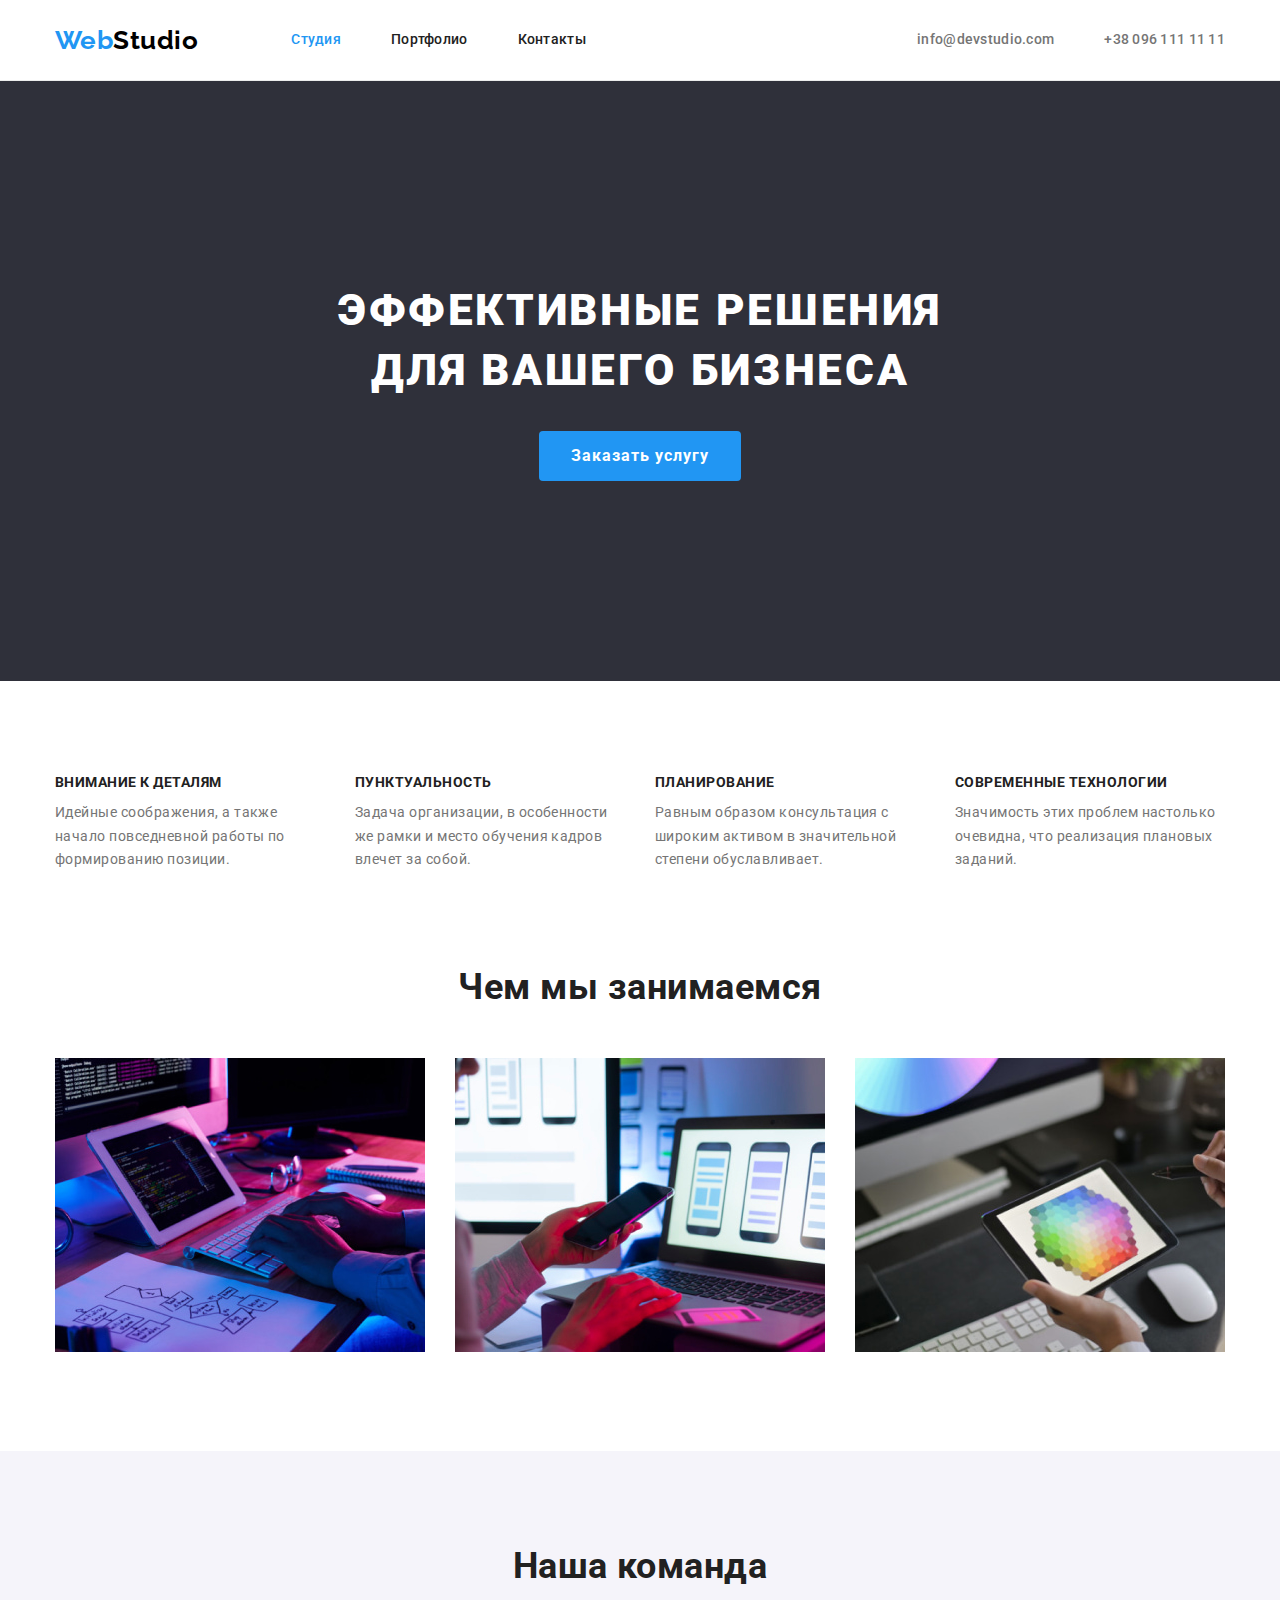
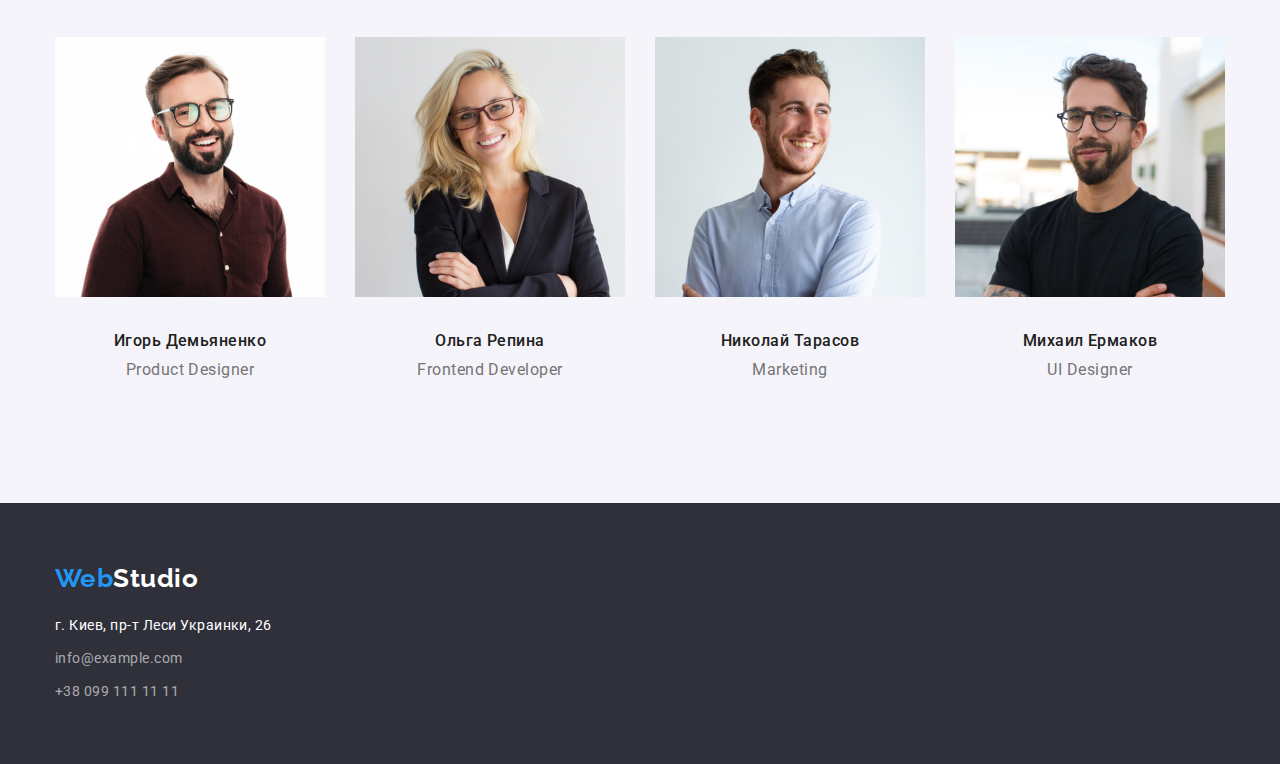
<file: index.html>
<!DOCTYPE html>
<html lang="ru">

<head>
  <meta charset="UTF-8" />
  <meta http-equiv="X-UA-Compatible" content="IE=edge" />
  <meta name="viewport" content="width=device-width, initial-scale=1.0" />
  <title>WebStudio</title>
  <link href="https://fonts.googleapis.com/css2?family=Raleway:wght@700&family=Roboto:wght@400;500;700;900&display=swap"
    rel="stylesheet" />
  <link rel="stylesheet"
    href="https://cdnjs.cloudflare.com/ajax/libs/modern-normalize/1.1.0/modern-normalize.min.css" />
  <link rel="stylesheet" href="./css/styles.css" />
</head>

<body>
  <!-- Верхняя линия -->
  <header class="header">
    <div class="container main-nav">
      <a href="./index.html" class="logo"><span class="web-logo">Web</span>Studio</a>
      <nav class="header-nav">
        <ul class="site-nav list">
          <li class="item"><a href="./index.html" class="link current">Студия</a></li>
          <li class="item"><a href="./portfolio.html" class="link">Портфолио</a></li>
          <li class="item"><a href="" class="link">Контакты</a></li>
        </ul>
      </nav>
      <ul class="auth-nav list">
        <li class="item"><a href="mailto:info@devstudio.com" class="auth">info@devstudio.com</a></li>
        <li class="item"><a href="tel:+380961111111" class="auth">+38 096 111 11 11</a></li>
      </ul>
    </div>
  </header>

  <main>
    <!-- Шапка -->

    <section class="hero">
      <div class="container">
        <h1 class="hero-title">
          Эффективные решения <br />
          для вашего бизнеса
        </h1>
        <button type="button" class="hero-button">Заказать услугу</button>
      </div>
    </section>

    <!-- Особенности -->

    <section class="section">
      <div class="container">
        <h2 class="section-title feature">Преимущества веб-студии</h2>
        <ul class="feature-list list">
          <li class="item">
            <h3 class="title">Внимание к деталям</h3>
            <p class="text">
              Идейные соображения, а также начало повседневной работы по формированию позиции.
            </p>
          </li>
          <li class="item">
            <h3 class="title">Пунктуальность</h3>
            <p class="text">
              Задача организации, в особенности же рамки и место обучения кадров влечет за собой.
            </p>
          </li>
          <li class="item">
            <h3 class="title">Планирование</h3>
            <p class="text">
              Равным образом консультация с широким активом в значительной степени обуславливает.
            </p>
          </li>
          <li class="item">
            <h3 class="title">Современные технологии</h3>
            <p class="text">
              Значимость этих проблем настолько очевидна, что реализация плановых заданий.
            </p>
          </li>
        </ul>
      </div>
    </section>

    <!-- Чем мы занимаемся -->

    <section class="section work-box">
      <div class="container">
        <h2 class="section-title">Чем мы занимаемся</h2>
        <ul class="work list">
          <li class="item">
            <img src="./images/box1.jpg" alt="Создание сайтов" width="370" height="294" />
          </li>
          <li class="item">
            <img src="./images/box2.jpg" alt="Создание приложений" width="370" height="294" />
          </li>
          <li class="item">
            <img src="./images/box3.jpg" alt="Добавление стилей" width="370" height="294" />
          </li>
        </ul>
      </div>
    </section>

    <!-- Наша команда -->

    <section class="section team-bgr">
      <div class="container">
        <h2 class="section-title">Наша команда</h2>
        <ul class="team list">
          <li class="item">
            <img src="./images/product-designer.jpg" alt="Дизайнер проэкта" width="270" height="260" />
            <div class="team-padding">
              <h3 class="team-title">Игорь Демьяненко</h3>
              <p class="team-text">Product Designer</p>
            </div>
          </li>
          <li class="item">
            <img src="./images/frontend-developer.jpg" alt="Фронтенд-разработчик" width="270" height="260" />
            <div class="team-padding">
              <h3 class="team-title">Ольга Репина</h3>
              <p class="team-text">Frontend Developer</p>
            </div>
          </li>
          <li class="item">
            <img src="./images/marketing.jpg" alt="Маркетинг" width="270" height="260" />
            <div class="team-padding">
              <h3 class="team-title">Николай Тарасов</h3>
              <p class="team-text">Marketing</p>
            </div>
          </li>
          <li class="item">
            <img src="./images/ul-designer.jpg" alt="Дизайнер пользовательского интерфейса" width="270" height="260" />
            <div class="team-padding">
              <h3 class="team-title">Михаил Ермаков</h3>
              <p class="team-text">UI Designer</p>
            </div>
          </li>
        </ul>
      </div>
    </section>
  </main>

  <!-- Подвал -->

  <footer class="footer">
    <div class="container">
      <div class="footer-logo">
        <a href="./index.html" class="logo-footer"><span class="web-footer">Web</span><span
            class="studio-logo">Studio</span></a>
      </div>
      <address class="footer-address">
        <ul class="footer-list list">
          <li class="item">
            <a href="https://www.google.com/maps/place/%D0%B1%D1%83%D0%BB.+%D0%9B%D0%B5%D1%81%D0%B8+%D0%A3%D0%BA%D1%80%D0%B0%D0%B8%D0%BD%D0%BA%D0%B8,+26,+%D0%9A%D0%B8%D0%B5%D0%B2,+02000/@50.4265841,30.5361971,17z/data=!3m1!4b1!4m5!3m4!1s0x40d4cf0e033ecbe9:0x57a4dffefec77da0!8m2!3d50.4265807!4d30.5383858"
              class="address" target="_blank" rel="noopener noreferrer">г. Киев, пр-т Леси Украинки, 26</a>
          </li>
          <li class="item"><a href="mailto:info@example.com" class="mail-tel">info@example.com</a></li>
          <li class="item"><a href="tel:+380991111111" class="mail-tel">+38 099 111 11 11</a></li>
        </ul>
      </address>
    </div>
  </footer>
</body>

</html>
</file>
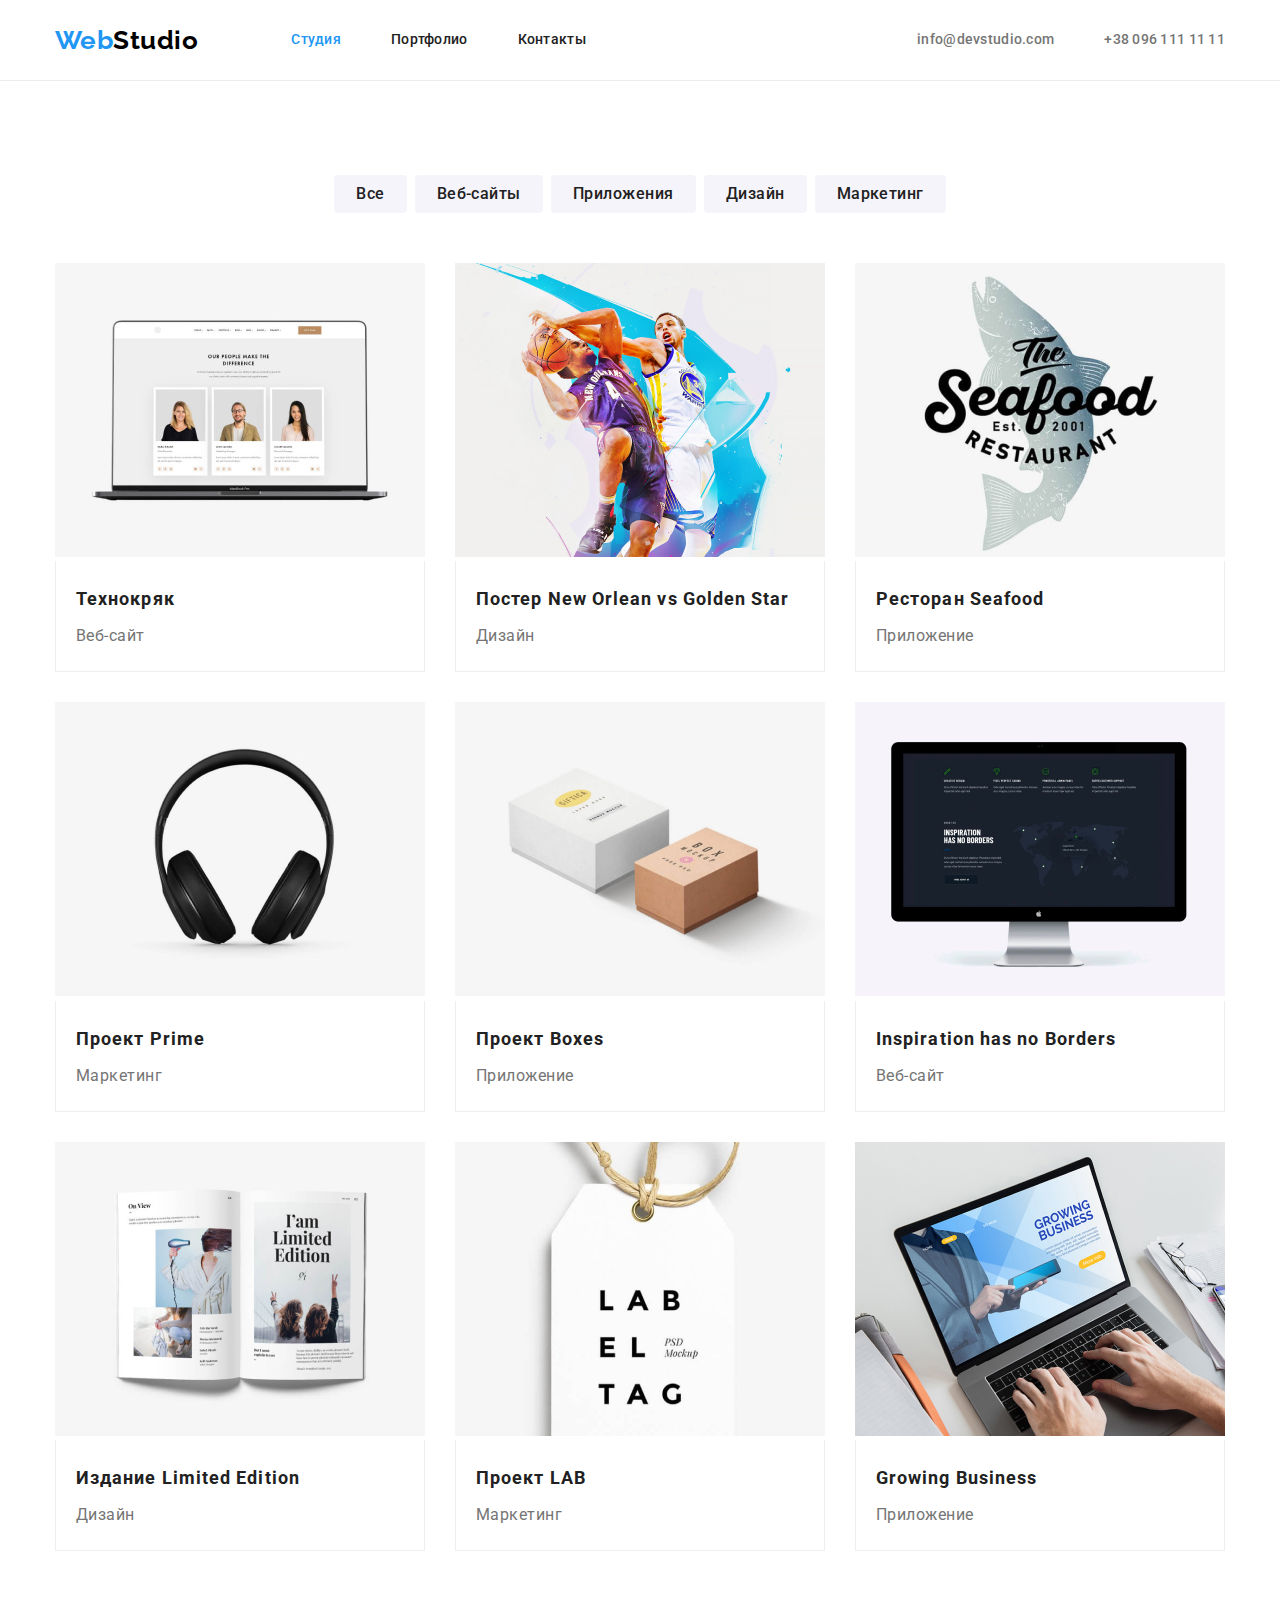
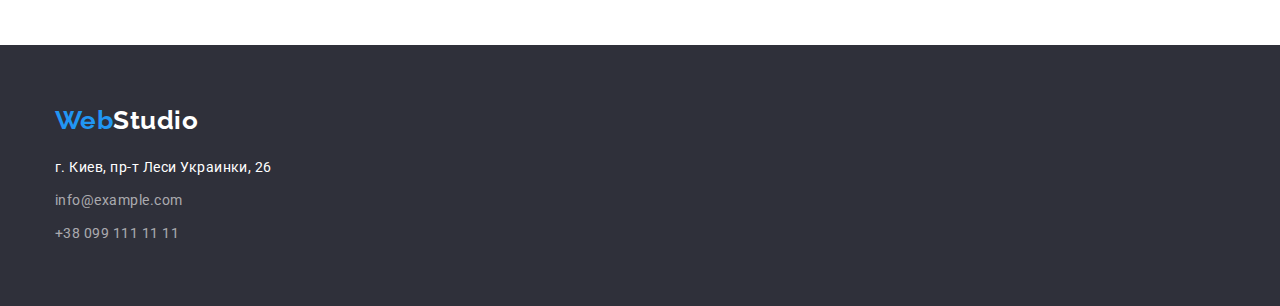
<file: portfolio.html>
<!DOCTYPE html>
<html lang="ru">

<head>
  <meta charset="UTF-8" />
  <meta http-equiv="X-UA-Compatible" content="IE=edge" />
  <meta name="viewport" content="width=device-width, initial-scale=1.0" />
  <title>Portfolio</title>
  <link href="https://fonts.googleapis.com/css2?family=Raleway:wght@700&family=Roboto:wght@400;500;700;900&display=swap"
    rel="stylesheet" />
  <link rel="stylesheet"
    href="https://cdnjs.cloudflare.com/ajax/libs/modern-normalize/1.1.0/modern-normalize.min.css" />
  <link rel="stylesheet" href="./css/styles.css" />
</head>

<body>
  <!-- Верхняя линия -->

  <header class="header">
    <div class="container main-nav">
      <a href="./index.html" class="logo"><span class="web-logo">Web</span>Studio</a>
      <nav class="header-nav">
        <ul class="site-nav list">
          <li class="item"><a href="./index.html" class="link current">Студия</a></li>
          <li class="item"><a href="./portfolio.html" class="link">Портфолио</a></li>
          <li class="item"><a href="" class="link">Контакты</a></li>
        </ul>
      </nav>
      <ul class="auth-nav list">
        <li class="item"><a href="mailto:info@devstudio.com" class="auth">info@devstudio.com</a></li>
        <li class="item"><a href="tel:+380961111111" class="auth">+38 096 111 11 11</a></li>
      </ul>
    </div>
  </header>

  <main>

    <!-- Наши проекты -->
    <section class="section">
      <div class="container">

        <!-- Фильтры -->

        <h1 class="portfolio-hero list">Портфолио</h1>
        <ul class="portfolio-btn list">
          <li class="item"><button type="button" class="button">Все</button></li>
          <li class="item"><button type="button" class="button">Веб-сайты</button></li>
          <li class="item"><button type="button" class="button">Приложения</button></li>
          <li class="item"><button type="button" class="button">Дизайн</button></li>
          <li class="item"><button type="button" class="button">Маркетинг</button></li>
        </ul>

        <!-- Собрание образцов работ -->

        <div class="projects">
          <ul class="projects-list list">
            <li class="item">
              <a href="" class="portfolio-link">
                <img src="./images/port1.jpg" alt="Наши разработчики" width="370" height="294" />
                <div class="portfolio-text">
                  <div class="title-bottom">
                    <h2 class="title-spacing">Технокряк</h2>
                  </div>
                  <p class="section-text">Веб-сайт</p>
                </div>
              </a>
            </li>
            <li class="item">
              <a href="" class="portfolio-link">
                <img src="./images/port2.jpg" alt="Постер для игры в баскетбол" width="370" height="294" />
                <div class="portfolio-text">
                  <div class="title-bottom">
                    <h2 class="title-spacing">Постер New Orlean vs Golden Star</h2>
                  </div>
                  <p class="section-text">Дизайн</p>
                </div>
              </a>
            </li>
            <li class="item">
              <a href="" class="portfolio-link">
                <img src="./images/port3.jpg" alt="Постер для ресторана" width="370" height="294" />
                <div class="portfolio-text">
                  <div class="title-bottom">
                    <h2 class="title-spacing">Ресторан Seafood</h2>
                  </div>
                  <p class="section-text">Приложение</p>
                </div>
              </a>
            </li>
            <li class="item">
              <a href="" class="portfolio-link">
                <img src="./images/port4.jpg" alt="Постер с наушниками" width="370" height="294" />
                <div class="portfolio-text">
                  <div class="title-bottom">
                    <h2 class="title-spacing">Проект Prime</h2>
                  </div>
                  <p class="section-text">Маркетинг</p>
                </div>
              </a>
            </li>
            <li class="item">
              <a href="" class="portfolio-link">
                <img src="./images/port5.jpg" alt="Постер с коробками" width="370" height="294" />
                <div class="portfolio-text">
                  <div class="title-bottom">
                    <h2 class="title-spacing">Проект Boxes</h2>
                  </div>
                  <p class="section-text">Приложение</p>
                </div>
              </a>
            </li>
            <li class="item">
              <a href="" class="portfolio-link">
                <img src="./images/port6.jpg" alt="Постер вдохновение не имеет границ" width="370" height="294" />
                <div class="portfolio-text">
                  <div class="title-bottom">
                    <h2 class="title-spacing">Inspiration has no Borders</h2>
                  </div>
                  <p class="section-text">Веб-сайт</p>
                </div>
              </a>
            </li>
            <li class="item">
              <a href="" class="portfolio-link">
                <img src="./images/port7.jpg" alt="Постер с книгой" width="370" height="294" />
                <div class="portfolio-text">
                  <div class="title-bottom">
                    <h2 class="title-spacing">Издание Limited Edition</h2>
                  </div>
                  <p class="section-text">Дизайн</p>
                </div>
              </a>
            </li>
            <li class="item">
              <a href="" class="portfolio-link">
                <img src="./images/port8.jpg" alt="Постер с ярлыком" width="370" height="294" />
                <div class="portfolio-text">
                  <div class="title-bottom">
                    <h2 class="title-spacing">Проект LAB</h2>
                  </div>
                  <p class="section-text">Маркетинг</p>
                </div>
              </a>
            </li>
            <li class="item">
              <a href="" class="portfolio-link">
                <img src="./images/port9.jpg" alt="Постер растущий бизнес" width="370" height="294" />
                <div class="portfolio-text">
                  <div class="title-bottom">
                    <h2 class="title-spacing">Growing Business</h2>
                  </div>
                  <p class="section-text">Приложение</p>
                </div>
              </a>
            </li>
          </ul>
        </div>
      </div>

    </section>
  </main>

  <!-- Подвал -->
  <footer class="footer">
    <div class="container">
      <div class="footer-logo">
        <a href="./index.html" class="logo-footer"><span class="web-footer">Web</span><span
            class="studio-logo">Studio</span></a>
      </div>
      <address class="footer-address">
        <ul class="footer-list list">
          <li class="item">
            <a href="https://www.google.com/maps/place/%D0%B1%D1%83%D0%BB.+%D0%9B%D0%B5%D1%81%D0%B8+%D0%A3%D0%BA%D1%80%D0%B0%D0%B8%D0%BD%D0%BA%D0%B8,+26,+%D0%9A%D0%B8%D0%B5%D0%B2,+02000/@50.4265841,30.5361971,17z/data=!3m1!4b1!4m5!3m4!1s0x40d4cf0e033ecbe9:0x57a4dffefec77da0!8m2!3d50.4265807!4d30.5383858"
              class="address" target="_blank" rel="noopener noreferrer">г. Киев, пр-т Леси Украинки, 26</a>
          </li>
          <li class="item"><a href="mailto:info@example.com" class="mail-tel">info@example.com</a></li>
          <li class="item"><a href="tel:+380991111111" class="mail-tel">+38 099 111 11 11</a></li>
        </ul>
      </address>
    </div>
  </footer>
</body>

</html>
</file>
<file: css/styles.css>
/* цвет основного текста #757575 */
/* вторичный цвет теста  #212121*/
/* белый #FFFFFF */
/* футер rgba(255, 255, 255, 0.6) */
/* акцент  #2196F3; */
/* цвет фона #FFFFFF */
/* цвет фона вторичный #F5F4FA */
html {
  box-sizing: border-box;
}

*,
*::before,
*::after {
  box-sizing: inherit;
}

:root {
  --primary-text-color: #757575;
  --title-text-color: #212121;
  --accent-color: #2196f3;
  --white-color: #ffffff;
  --logo-color: #000000;
  --bcg-color: #f5f4fa;
  --footer-color: rgba(255, 255, 255, 0.6);
  --bcg-footer: rgba(47, 48, 58, 1);
  --bcg-button: #188ce8;
}

body {
  color: var(--primary-text-color);
  background-color: var(--white-color);
  font-family: Roboto, sans-serif;
  letter-spacing: 0.03em;
}

.list {
  list-style: none;
  padding: 0;
  margin: 0;
}
/* HEADER */

/* header-border */
.header {
  border-bottom: 1px solid #ececec;
}

/* container */
.container {
  width: 1200px;
  padding-left: 15px;
  padding-right: 15px;
  margin-left: auto;
  margin-right: auto;
}

/* Main-nav */
.main-nav {
  display: flex;
  align-items: center;
}

/* Logo */

.logo {
  color: var(--logo-color);
  text-decoration: none;
}

.logo,
.logo-footer {
  font-family: Raleway, sans-serif;
  font-weight: 700;
  font-size: 26px;
  line-height: 1.19;
}

.logo .web-logo {
  color: var(--accent-color);
}

/* header-nav */
.header-nav {
  margin-left: 93px;
}

/* Site nav */
.site-nav {
  display: flex;
}
.site-nav .item + .item {
  margin-left: 50px;
}

.site-nav,
.auth-nav {
  font-weight: 500;
  font-size: 14px;
  line-height: 1.14;
  letter-spacing: 0.02em;
}
.site-nav .link {
  display: block;
  padding-top: 32px;
  padding-bottom: 32px;

  color: var(--title-text-color);
  text-decoration: none;
}
.site-nav .link:hover,
.site-nav .link:focus {
  color: var(--accent-color);
}
.site-nav .link.current {
  color: var(--accent-color);
}

/* Auth nav */
.auth-nav {
  display: flex;
  margin-left: auto;
}
.auth-nav .item + .item {
  margin-left: 50px;
}
.auth-nav .auth {
  display: block;
  padding-top: 32px;
  padding-bottom: 32px;

  color: var(--primary-text-color);
  text-decoration: none;
}

.auth-nav .auth:hover,
.auth-nav .auth:focus {
  color: var(--accent-color);
}

/* HERO */
.hero {
  text-align: center;
  padding-top: 200px;
  padding-bottom: 200px;
  background-color: rgba(47, 48, 58, 1);
}
.hero .hero-title {
  margin-top: 0;
  margin-bottom: 30px;
  color: var(--white-color);

  font-weight: 900;
  font-size: 44px;
  line-height: 1.36;
  text-align: center;
  letter-spacing: 0.06em;
  text-transform: uppercase;
}
.hero .hero-button {
  display: block;
  min-width: 200px;
  height: 50px;
  padding: 10px 32px;
  border: none;
  border-radius: 4px;
  text-align: center;
  margin-left: auto;
  margin-right: auto;
  color: var(--white-color);
  background-color: var(--accent-color);
  font-family: inherit;
  font-weight: 700;
  font-size: 16px;
  line-height: 1.88;
  letter-spacing: 0.06em;
  cursor: pointer;
}
.hero .hero-button:hover,
.hero .hero-button:focus {
  background-color: var(--bcg-button);
}

/* SECTION */
.section {
  padding-top: 94px;
  padding-bottom: 94px;
}
.section-title {
  margin-top: 0;
  margin-bottom: 50px;
  text-align: center;
  color: var(--title-text-color);
  font-weight: 700;
  font-size: 36px;
  line-height: 1.17;
}

/* FEATURE */
.feature {
  display: none;
  padding-top: 0;
  margin-bottom: 0;
}
.feature-list {
  display: flex;
  flex-wrap: wrap;
  margin-left: auto;
  margin-right: auto;
}
.feature-list .item {
  width: 270px;
  margin-right: 30px;
}
.feature-list .item:last-child {
  margin-right: 0;
}

.feature-list .title {
  margin-top: 0;
  margin-bottom: 10px;
  color: var(--title-text-color);
  font-weight: 700;
  font-size: 14px;
  line-height: 1.14;
  text-transform: uppercase;
}

.feature-list .text {
  margin-top: 0;
  margin-bottom: 0;
  font-size: 14px;
  line-height: 1.71;
}
/* WORK */
.work-box {
  padding-top: 0;
}
.work {
  display: flex;
  flex-wrap: wrap;
}
.work .item {
  margin-right: 30px;
  justify-content: center;
}
.work .item:last-child {
  margin-right: 0;
}

/* Our team */
.team-bgr {
  background-color: var(--bcg-color);
}

.team {
  display: flex;
  flex-wrap: wrap;
  justify-content: center;
}
.team .item {
  width: 270px;
  margin-right: 30px;
}
.team .item:last-child {
  margin-right: 0;
}

.team-padding {
  padding-top: 30px;
  padding-bottom: 30px;
}
.team-title,
.team-text {
  margin-top: 0;
  margin-bottom: 0;
  font-size: 16px;
  line-height: 1.19;
  text-align: center;
}
.team .team-title {
  margin-bottom: 10px;
  color: var(--title-text-color);
  font-weight: 500;
}

/* P0RTFOLIO */

.portfolio-hero {
  display: none;
  color: var(--title-text-color);
}

/* Buttons */
.portfolio-btn {
  display: flex;
  flex-wrap: wrap;
  justify-content: center;
  margin-bottom: 50px;
}
.portfolio-btn .item {
  margin-right: 8px;
}
.portfolio-btn .item:last-child {
  margin-right: 0;
}
.button {
  display: inline-block;
  height: 38px;
  padding: 6px 22px;
  border: none;
  border-radius: 4px;
  text-align: center;
  color: var(--title-text-color);
  background-color: var(--bcg-color);
  letter-spacing: 0.03em;
  font-weight: 500;
  font-size: 16px;
  line-height: 1.62;
  text-align: center;
  cursor: pointer;
}
.button:hover,
.button:focus {
  color: var(--white-color);
  background-color: var(--accent-color);
}

/* Portfolio-section */

/* PROJECTS */
.projects-list {
  display: flex;
  flex-wrap: wrap;
  gap: 30px;
  padding: 0;
  flex-basis: calc((100%-60px) / 3);
  /* justify-content: center; */
}
.projects-list .item {
  width: 370px;

  /* padding: 30px; */
  /* margin-right: 30px; */
  /* margin-bottom: 30px; */
}
/* .projects-list .item:nth-child(3n) {
  margin-right: 0;
}
.projects-list .item:nth-last-child(-n + 3) {
  margin-bottom: 0;
} */

.portfolio-link {
  border: none;
  display: block;
  text-decoration: none;
}
/* p+h */
.portfolio-text {
  padding-top: 20px;
  padding-bottom: 20px;
  border: 1px solid #eeeeee;
  border-top: none;
  padding-left: 20px;
  padding-right: 20px;
}
.title-bottom {
  margin-bottom: 4px;
}
.title-spacing {
  margin-top: 0;
  margin-bottom: 0;
  color: var(--title-text-color);
  font-weight: 700;
  font-size: 18px;
  line-height: 2;
  letter-spacing: 0.06em;
  text-decoration: none;
}

.section-text {
  margin-top: 0;
  margin-bottom: 0;
  color: var(--primary-text-color);
  font-size: 16px;
  line-height: 1.88;
}

/* footer */
.footer {
  padding-top: 60px;
  padding-bottom: 60px;
  background-color: var(--bcg-footer);
}
/* logo margin */
.footer-logo {
  margin-bottom: 20px;
}
.logo-footer {
  margin-bottom: 20px;
  color: var(--white-color);
  text-decoration: none;
}
.logo-footer .web-footer {
  color: var(--accent-color);
}
.footer-address {
  font-size: 14px;
  line-height: 1.71;
  font-style: normal;
}
.footer-list .item + .item {
  margin-top: 9px;
}
.address {
  color: var(--white-color);
  text-decoration: none;
}
.address:hover,
.address:focus {
  color: var(--accent-color);
}

.mail-tel {
  color: var(--footer-color);
  text-decoration: none;
}

.mail-tel:hover,
.mail-tel:focus {
  color: var(--accent-color);
}
</file>
